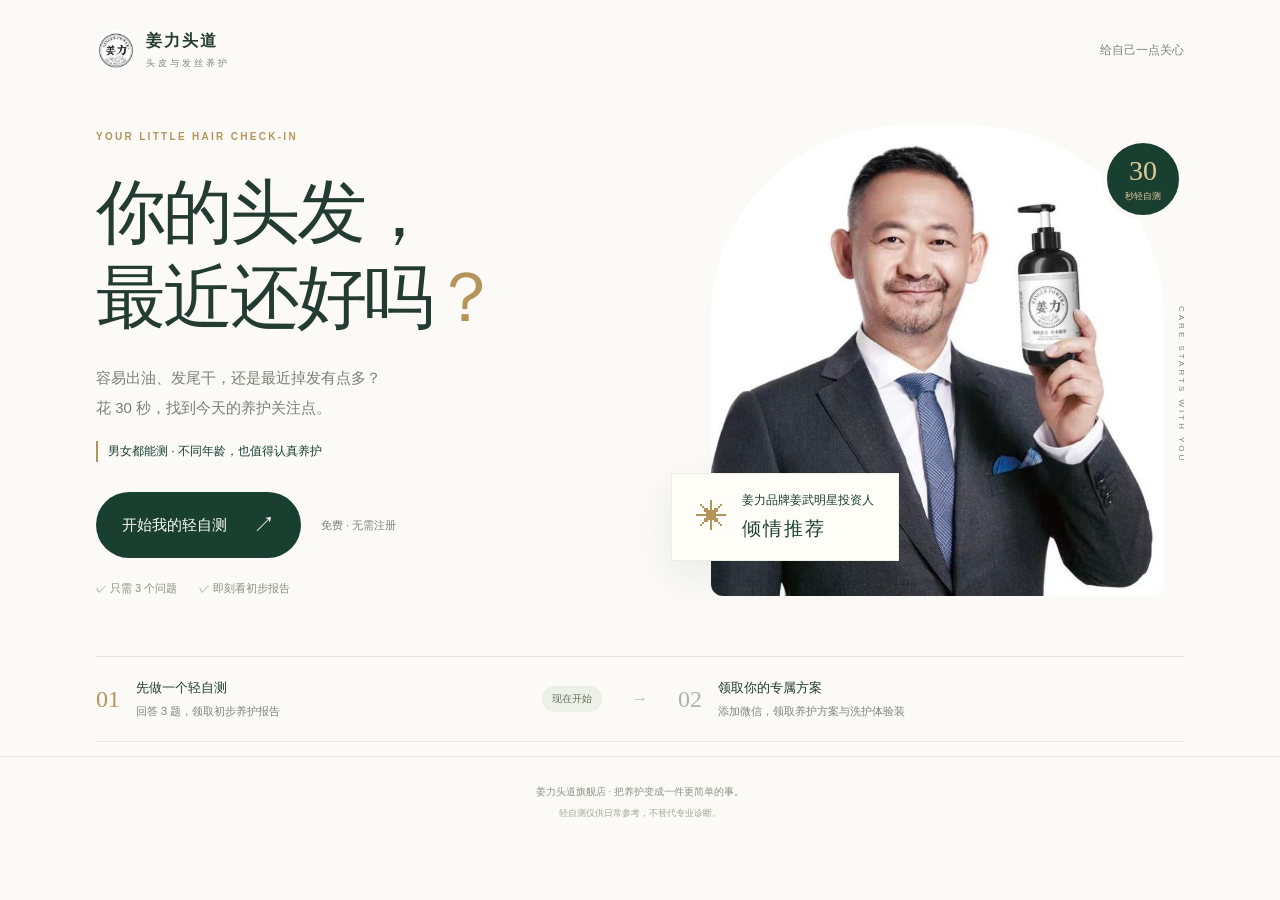
<file: index.html>
<!doctype html>
<html lang="zh-CN">
<head>
<meta charset="UTF-8"><meta name="viewport" content="width=device-width, initial-scale=1"><meta name="theme-color" content="#193f31">
<meta name="description" content="30秒头皮与发丝轻自测，了解近期养护关注点，领取你的初步养护报告。">
<title>姜力头道 · 30秒头皮轻自测</title><link rel="stylesheet" href="styles.css?v=botanical-20261117">
</head>
<body>
<header class="header"><a class="brand" href="./"><img src="assets/jiangli-brand-seal.jpg" alt=""><span>姜力头道<small>头皮与发丝养护</small></span></a><span class="header-note">给自己一点关心</span></header>
<main>
<section id="welcome" class="welcome">
<div class="hero-copy"><span class="eyebrow">YOUR LITTLE HAIR CHECK-IN</span><h1>你的头发，<br>最近还好吗<span>？</span></h1><p class="intro">容易出油、发尾干，还是最近掉发有点多？<br>花 30 秒，找到今天的养护关注点。</p><p class="inclusive-note">男女都能测 · 不同年龄，也值得认真养护</p><div class="hero-actions"><button class="primary" id="start">开始我的轻自测 <span>↗</span></button><span class="free-note">免费 · 无需注册</span></div><div class="promise"><span>✓ 只需 3 个问题</span><span>✓ 即刻看初步报告</span></div></div>
<div class="hero-art"><img class="portrait" src="assets/jiangli-founder-hero.jpg" alt="姜力品牌姜武明星投资人形象"><span class="art-label">CARE STARTS WITH YOU</span><div class="float-card"><span class="leaf">✳</span><div><small>姜力品牌姜武明星投资人</small><strong>倾情推荐</strong></div></div><span class="round-tag">30<small>秒轻自测</small></span></div>
<div class="journey"><div><span class="journey-num">01</span><p><strong>先做一个轻自测</strong><small>回答 3 题，领取初步养护报告</small></p><span class="tag">现在开始</span></div><span class="journey-arrow">→</span><div><span class="journey-num muted">02</span><p><strong>领取你的专属方案</strong><small>添加微信，领取养护方案与洗护体验装</small></p></div></div>
</section>
<section id="quiz" class="panel" hidden aria-labelledby="quiz-title"><div class="panel-top"><button class="text-button" id="back">← 返回</button><span id="step-label">01 / 03</span></div><div class="progress"><span id="progress-fill"></span></div><span class="eyebrow">A MOMENT FOR YOURSELF</span><h2 id="quiz-title" tabindex="-1"></h2><p id="question-help" class="subtext"></p><div id="answers" class="answers"></div><p id="quiz-error" class="error" role="alert"></p><button id="next" class="primary wide">下一题 <span>→</span></button><div class="quiz-tools"><button id="clear-current" class="text-button">清空本题重选</button><span>返回上一题，答案会保留</span></div><p class="quiet">选错了随时改，不用从头再来。</p></section>
<section id="result" class="result" hidden aria-labelledby="report-title">
<div class="result-intro"><div class="report-brand">❧ 姜力头道 · 轻自测 ❧</div><span class="ornament" aria-hidden="true">──── ❦ ────</span><h2 id="report-title" tabindex="-1">你的初步养护报告</h2><p>从今天的感受里，找到适合你的洗护方向</p></div>
<article class="report"><div class="report-top"><span>姜力头道 · 轻自测</span><time id="report-date"></time></div>
<div class="report-verdict"><span class="verdict-label">你的洗护，建议先关注</span><h3 id="report-verdict"></h3><p id="report-hook" class="report-hook"></p></div>
<div class="profile-block"><h4 class="sr-only">你的头皮与秀发状态画像</h4><div id="report-tags" class="report-tags"></div><p id="report-profile"></p></div>
<section class="report-section"><span class="section-number">01</span><div><h4>先看懂你的洗护需求</h4><div class="understand"><img class="ginger-art" src="assets/report-ginger.jpg" alt="" aria-hidden="true"><div id="report-reasons" class="reason-list"></div></div></div></section>
<section class="report-section advice"><span class="section-number">02</span><div><h4>今天可以先做</h4><ol id="report-actions" class="action-list"></ol></div></section>
<section class="care-direction"><span class="eyebrow">更适合你的洗护方向</span><h4 id="direction-title"></h4><p id="report-direction"></p><p class="brand-bridge"><strong>想知道姜力哪款洗发水更适合你？</strong><br>把这份结果发到微信，先帮你匹配洗护方向，再领取体验装，亲自感受洗后的舒适度与发丝手感。</p></section>
<p class="report-disclaimer">问卷仅作日常养护参考，不是医学诊断。持续明显掉发、红肿或疼痛请咨询皮肤科；产品适用范围以说明书为准。</p></article>
<aside class="wechat"><div class="wechat-heading"><span class="eyebrow">❧ NEXT STEP · 一对一养护 ❧</span></div><h2>先领姜力洗护体验装<br><em>再选适合你的那一瓶</em></h2><p id="wechat-hook"></p><ul class="offer-list"><li><strong>一对一匹配 · 你的洗护方案</strong><span>照着你的自测结果，聊清选哪类、怎么洗、怎么搭</span></li><li><strong>免费领取洗护体验装 · 全国可邮</strong><span>先体验洗后感受，再决定是否购买；寄送安排微信确认</span></li><li><strong>用法有人教 · 养护疑问随时问</strong><span>洗头频率、头皮与发尾怎么分开护理，都可以问</span></li></ul><div class="wechat-number"><span>咨询微信</span><strong id="wechat-id">18666095939</strong></div><button class="primary light wide" id="copy-wechat">复制微信，免费领体验装 <span>↗</span></button><button class="copy-result" id="copy-result">也复制我的结果，发给顾问 →</button><p class="wechat-tip">打开微信 → 右上角「＋」→ 添加朋友<br>发送「体验装」＋自测结果，领取你的洗护建议</p></aside>
<a class="report-jump" href="#copy-wechat">试试适合我的姜力洗护 <span>免费领体验装 ↗</span></a><div class="result-tools"><button class="text-button" id="edit-answers">← 修改刚才的答案</button><button class="text-button" id="retry">重新测一次 ↻</button></div></section>
</main><footer>姜力头道旗舰店 · 把养护变成一件更简单的事。<br><span>轻自测仅供日常参考，不替代专业诊断。</span></footer><div id="toast" role="status" aria-live="polite"></div><script src="app.js?v=botanical-20261117"></script>
</body></html>
</file>
<file: styles.css>
:root{--green:#193f31;--gold:#b5945b;--ink:#233b30;--muted:#7b857c;--paper:#fbfaf6;--line:#e4e6dc}*{box-sizing:border-box}[hidden]{display:none!important}body{margin:0;background:var(--paper);font-family:-apple-system,BlinkMacSystemFont,"PingFang SC","Microsoft YaHei",sans-serif;color:var(--ink);-webkit-font-smoothing:antialiased}button,input,textarea{font:inherit}button,a{-webkit-tap-highlight-color:transparent}button{cursor:pointer}a{color:inherit;text-decoration:none}button:focus-visible,a:focus-visible,summary:focus-visible{outline:3px solid var(--gold);outline-offset:5px}.header{max-width:1160px;margin:auto;height:100px;display:flex;align-items:center;justify-content:space-between;padding:0 36px}.brand{display:flex;gap:10px;align-items:center;font-weight:600;letter-spacing:2px}.brand img{width:40px;height:40px;border-radius:50%}.brand small{display:block;font-size:9px;letter-spacing:3px;color:var(--muted);margin-top:5px;font-weight:400}.header-note{font-size:12px;color:var(--muted)}main{min-height:70vh}.welcome{max-width:1160px;margin:26px auto 50px;padding:0 36px;display:grid;grid-template-columns:1.1fr 1fr;gap:42px;align-items:center}.eyebrow{font-size:10px;letter-spacing:2.3px;color:var(--gold);font-weight:600}h1{font-size:70px;line-height:1.22;letter-spacing:-3px;font-weight:500;margin:26px 0 22px}h1 span{color:var(--gold)}.intro{font-size:15px;color:#768073;line-height:2}.hero-actions{display:flex;gap:20px;align-items:center;margin-top:30px}.primary{border:0;background:var(--green);color:#fffdf5;border-radius:50px;padding:18px 26px;display:flex;gap:26px;align-items:center;justify-content:space-between;font-size:15px;transition:background .2s,transform .2s;min-height:54px}.primary:hover{background:#2d5743;transform:translateY(-2px)}.primary span{font-size:22px;font-weight:400}.free-note{font-size:11px;color:var(--muted)}.promise{display:flex;gap:22px;color:#879180;font-size:11px;margin-top:23px}.hero-art{height:470px;position:relative;padding:0 20px 0 25px}.portrait{height:100%;width:100%;object-fit:cover;object-position:center 18%;border-radius:190px 190px 12px 12px}.art-label{position:absolute;right:-2px;top:180px;writing-mode:vertical-rl;font-size:8px;letter-spacing:3px;color:var(--muted)}.float-card{position:absolute;bottom:35px;left:-15px;display:flex;align-items:center;gap:14px;padding:18px 24px;background:#fffdf7;box-shadow:0 14px 40px #183b3014;border:1px solid #efeee4}.leaf{font-size:32px;color:var(--gold)}.float-card small{display:block;font-size:10px;color:var(--muted);margin-bottom:7px}.float-card strong{font-size:14px;font-weight:500}.round-tag{position:absolute;right:0;top:12px;width:82px;height:82px;background:var(--green);border-radius:50%;display:flex;flex-direction:column;align-items:center;justify-content:center;color:#e3cc98;font-size:28px;font-family:Georgia,serif;border:5px solid var(--paper)}.round-tag small{font-size:9px;margin-top:3px;font-family:inherit}.journey{grid-column:1/-1;border-top:1px solid var(--line);border-bottom:1px solid var(--line);padding:22px 0;display:flex;align-items:center;gap:30px;margin-top:18px}.journey>div{display:flex;gap:16px;align-items:center;flex:1}.journey-num{font-size:24px;color:var(--gold);font-family:Georgia,serif}.journey-num.muted{color:#abb4a7}.journey p{margin:0}.journey strong{font-size:13px;font-weight:500;display:block}.journey small{font-size:11px;color:var(--muted);display:block;margin-top:7px}.tag{background:#ecf0e7;color:#60725b;font-size:10px;padding:6px 10px;border-radius:20px;white-space:nowrap;margin-left:auto}.journey-arrow{color:#b0b7a8}.panel{width:calc(100% - 40px);max-width:600px;margin:25px auto 65px;background:#fffefa;border:1px solid var(--line);padding:32px 42px;border-radius:18px}.panel-top{display:flex;justify-content:space-between;align-items:center;font-size:11px;color:var(--muted)}.text-button{border:0;background:none;color:#6a796b;padding:8px 0;font-size:12px}.progress{height:3px;background:#e9ece2;border-radius:4px;margin:20px 0 35px;overflow:hidden}.progress span{display:block;width:33.333%;height:100%;background:var(--gold);transition:width .3s}h2{font-size:29px;font-weight:500;line-height:1.5;margin:15px 0 9px}.subtext{color:var(--muted);font-size:13px;margin:0 0 26px}.answers{display:grid;gap:11px}.answer{border:1px solid var(--line);border-radius:12px;background:#fcfcf8;text-align:left;padding:17px 18px;display:flex;align-items:center;gap:14px;min-height:58px;font-size:14px;color:var(--ink)}.answer .circle{width:20px;height:20px;border:1px solid #bfc8b8;border-radius:50%;display:grid;place-items:center;flex-shrink:0;font-size:12px}.answer.selected{background:#eef3e9;border-color:#758c6d}.answer.selected .circle{background:var(--green);border-color:var(--green);color:white}.answer:hover{border-color:#9eae93}.wide{width:100%}.quiet{text-align:center;color:#8b9286;font-size:11px;line-height:1.8;margin:17px 0 0}.error{min-height:18px;font-size:12px;color:#a3563e;margin:15px 0 8px}.result{max-width:620px;margin:22px auto 60px;padding:0 20px}.result-intro{text-align:center;margin-bottom:28px}.result-intro h2{margin-top:12px}.result-intro p{font-size:12px;color:var(--muted);line-height:1.8}.report{background:#fffefa;border:1px solid var(--line);border-radius:16px;padding:28px 30px;box-shadow:0 10px 35px #193f3105}.report-top{display:flex;justify-content:space-between;font-size:10px;color:#929b89;border-bottom:1px solid var(--line);padding-bottom:16px}.report-heading{display:flex;gap:14px;align-items:center;margin:22px 0 16px}.report-heading small{font-size:10px;color:var(--muted)}h3{font-size:22px;margin:7px 0 0;font-weight:500}.report-tags{display:flex;gap:6px;flex-wrap:wrap;margin-bottom:24px}.report-tags span{font-size:10px;border-radius:20px;padding:6px 10px;background:#f0f1e9;color:#76816d}.report-section{display:flex;gap:13px;margin-top:20px}.section-number{font:italic 17px Georgia,serif;color:var(--gold);margin-top:2px}h4{font-size:13px;margin:0 0 8px;font-weight:600}.report-section p{font-size:13px;color:#77816f;line-height:1.95;margin:0}.advice{background:#f0f4eb;border-radius:10px;padding:17px;margin-left:-8px;margin-right:-8px}.report-disclaimer{border-top:1px solid var(--line);padding-top:16px;margin:23px 0 0;font-size:10px;color:#969d90;line-height:1.8}.wechat{margin-top:25px;border-radius:16px;background:var(--green);color:#f5f5e9;padding:30px}.wechat-heading{display:flex;justify-content:space-between;align-items:center}.wechat .eyebrow{color:#d7bd83;font-size:9px}.outline-tag{font-size:9px;border:1px solid #ffffff40;border-radius:20px;padding:5px 9px;color:#cad4c2}.wechat h2{font-size:27px;margin-top:23px}.wechat>p{font-size:13px;color:#c0ceba;line-height:1.9}.wechat-number{display:flex;gap:15px;align-items:center;margin:24px 0 18px;padding:15px;border-radius:9px;background:#ffffff0c;border:1px solid #ffffff25}.wechat-number span{font-size:11px;color:#b3c4ac}.wechat-number strong{font-size:25px;letter-spacing:2px;font-weight:500;user-select:all}.primary.light{background:#e8d9b4;color:var(--green);font-size:13px}.primary.light:hover{background:#f2e4c4}.wechat .wechat-tip{text-align:center;font-size:10px;color:#9eb397;line-height:1.8;margin-bottom:0}.retry{display:block;margin:24px auto 0}footer{text-align:center;border-top:1px solid var(--line);font-size:10px;line-height:2.1;color:#8b9384;padding:24px 16px}footer span{font-size:9px;color:#a2a899}#toast{position:fixed;bottom:25px;left:50%;transform:translateX(-50%);background:#193f31;color:white;box-shadow:0 4px 30px #0002;border-radius:10px;padding:13px 20px;font-size:12px;max-width:90%;width:max-content;opacity:0;pointer-events:none;transition:opacity .2s;z-index:10}#toast.visible{opacity:1}
@media(max-width:900px){.header{height:85px}.welcome{gap:24px}.hero-art{height:410px}h1{font-size:56px}.intro{font-size:13px}.hero-actions{gap:12px}.primary{font-size:13px;padding:16px 22px}.journey{gap:16px}.journey .tag{display:none}.float-card{padding:15px;left:0}.promise{gap:13px;font-size:10px}}
@media(max-width:600px){.header{height:75px;padding:0 23px}.brand{font-size:14px}.brand img{width:33px;height:33px}.brand small{font-size:8px}.header-note{font-size:10px}.welcome{margin-top:18px;padding:0 25px;gap:25px;grid-template-columns:1fr}.eyebrow{font-size:8px}h1{font-size:53px;letter-spacing:-2px;margin:19px 0 15px}.intro{font-size:13px;line-height:1.9}.hero-actions{margin-top:22px}.hero-actions .primary{min-width:210px;font-size:14px}.promise{margin-top:17px;font-size:10px;gap:20px}.hero-art{height:270px;width:100%;max-width:420px;margin:auto;padding:0 20px 0 70px}.portrait{border-radius:140px 140px 10px 10px;object-position:center 23%}.art-label{right:0;top:98px}.round-tag{right:3px;top:0;width:70px;height:70px;font-size:24px}.float-card{bottom:20px;left:0;gap:10px;padding:14px 17px}.float-card strong{font-size:12px}.float-card small{font-size:9px}.float-card .leaf{font-size:25px}.journey{margin-top:0;display:grid;gap:16px;padding:20px 0}.journey>div{gap:13px}.journey-arrow{display:none}.journey strong{font-size:12px}.journey small{font-size:10px}.journey-num{font-size:21px}.journey .tag{display:block}.panel{margin-top:15px;padding:23px 22px;border-radius:14px}.progress{margin-bottom:28px}h2{font-size:25px}.answer{font-size:13px;padding:16px 14px}.result{margin-top:15px}.result-intro h2{font-size:26px}.report{padding:22px 20px}.report-heading{gap:10px}h3{font-size:19px}.report-heading .tag{font-size:8px;padding:5px 7px}.report-section p{font-size:12px}.wechat{padding:24px 22px}.wechat h2{font-size:26px}.wechat-number strong{font-size:24px}.wechat>p{font-size:12px}.primary.light{font-size:12px;padding:15px 17px}.free-note{font-size:10px}.welcome{margin-bottom:30px}}
@media(prefers-reduced-motion:reduce){*{transition:none!important}}

/* Square indicators distinguish multiple selections from the duration question. */
.answer.multiple .circle{border-radius:5px}

.inclusive-note{font-size:12px;color:var(--green);border-left:2px solid var(--gold);padding-left:10px;margin-top:18px;line-height:1.8}
.float-card small{color:var(--green);font-size:12px}.float-card strong{font-size:19px;color:var(--green);letter-spacing:2px}
.quiz-tools{display:flex;justify-content:space-between;align-items:center;gap:12px;margin-top:14px}.quiz-tools>span{font-size:10px;color:var(--muted)}
.result{max-width:720px}.report{padding:34px 38px;border-radius:4px 4px 18px 18px;border-top:3px solid var(--gold);background:linear-gradient(135deg,#fdfbf3,#fffefa 55%)}
.report-verdict{padding:26px 0 22px}.verdict-label{font-size:11px;color:var(--gold);letter-spacing:1px}.report-verdict h3{font-size:32px;line-height:1.55;font-weight:700;letter-spacing:-.7px;margin-top:13px}
.profile-block{padding:20px 0;border-top:1px solid var(--line);border-bottom:1px solid var(--line)}.profile-block h4{font-size:14px}.report-tags{margin:14px 0 12px;gap:8px}.report-tags span{font-size:11px;color:var(--green);background:#edf0e5;padding:8px 12px}.profile-block p{font-size:13px;line-height:1.9;color:#6c786a;margin:0}
.report-section{margin-top:27px;gap:15px}.report-section>div{min-width:0;flex:1}.report-section h4{font-size:15px;line-height:1.7}.reason-list p{margin:12px 0 0;font-size:13px;color:#6c786a;line-height:1.95}.reason-list p+p{padding-top:12px;border-top:1px dashed #e3e6db}.advice{margin-top:26px;padding:20px 17px}.action-list{padding:0 0 0 20px;margin:12px 0 0}.action-list li{font-size:14px;line-height:1.95;padding-left:3px;margin-bottom:13px}.action-list li:last-child{margin-bottom:0}.action-list li::marker{color:var(--gold);font-weight:700}
.care-direction{border:1px dashed #c8b98e;padding:21px;margin-top:26px;border-radius:10px}.care-direction h4{font-size:17px;line-height:1.6;margin-top:10px}.care-direction p{font-size:13px;line-height:1.95;color:#6b7968}.care-direction .brand-bridge{margin-bottom:0;color:var(--green);border-top:1px solid var(--line);padding-top:14px}.report-disclaimer{font-size:11px}
.wechat{padding:34px 38px}.wechat h2{font-size:30px;line-height:1.55}.offer-list{list-style:none;padding:0;margin:24px 0;display:grid;gap:20px}.offer-list li{padding-left:22px;position:relative}.offer-list li:before{content:'✓';position:absolute;left:0;color:#e4c98f}.offer-list strong{font-size:14px;font-weight:500;line-height:1.7;display:block}.offer-list span{font-size:12px;color:#b8cbb1;line-height:1.8;display:block;margin-top:4px}.copy-result{display:block;width:100%;padding:15px 5px 5px;border:0;background:none;color:#e5d1a3;font-size:12px;min-height:44px}.result-tools{display:flex;justify-content:space-between;gap:12px;margin:20px 0}.wechat-number strong{font-weight:600}
@media(max-width:600px){.report{padding:25px 21px}.report-verdict h3{font-size:27px}.report-verdict{padding-top:23px}.report-tags{gap:6px}.report-tags span{font-size:10px;padding:7px 9px}.wechat{padding:26px 22px}.wechat h2{font-size:27px}.quiz-tools{flex-wrap:wrap}.care-direction{padding:17px}.report-section h4{font-size:14px}.reason-list p{font-size:13px}.action-list li{font-size:13px}.report-disclaimer{font-size:10px}.inclusive-note{font-size:11px}.float-card small{font-size:11px}.float-card strong{font-size:17px}}
/* Botanical report: live, selectable text over paper and supplied plant artwork. */
.sr-only{position:absolute;width:1px;height:1px;overflow:hidden;clip-path:inset(50%);white-space:nowrap}
body.showing-report{background:#f2eddf url('assets/report-paper.jpg') repeat;background-size:240px auto}
.showing-report main{position:relative;isolation:isolate}.showing-report main:before,.showing-report main:after{content:'';position:absolute;top:0;bottom:0;width:120px;background:url('assets/report-botanical-edge.jpg') repeat-y;background-size:100% auto;z-index:-1;opacity:.55;pointer-events:none}.showing-report main:before{left:0}.showing-report main:after{right:0;transform:scaleX(-1)}
.showing-report .header{height:80px}.result{max-width:860px;padding:0 28px;margin:10px auto 60px;font-family:'Songti SC','STSong','Noto Serif CJK SC',Georgia,serif}.result-intro{margin:15px 0 30px}.report-brand{font-size:25px;letter-spacing:2px;color:#203f2d}.ornament{display:block;color:#ad9159;font-size:18px;margin:7px auto 12px;letter-spacing:2px}.result-intro h2{font-size:49px;font-weight:700;letter-spacing:2px;line-height:1.35;color:#133c29;margin:5px 0 12px}.result-intro p{font-size:17px;letter-spacing:1px;color:#81755e;margin:0;line-height:1.8}
.report{position:relative;background:linear-gradient(115deg,#fffdfaee,#faf7f0f2);border:1px solid #cbb992;border-radius:26px;padding:28px 36px;box-shadow:0 0 0 3px #fff9e9a8,0 0 0 5px #c8b99055,5px 12px 21px #57452d27,inset 0 0 25px #e5dccb44}.report-top{color:#7b633b;font-size:13px;border:0;padding-bottom:5px;align-items:center}.report-top>span{font-size:20px;color:#253a2c}.report-verdict{text-align:center;padding:20px 0 5px}.verdict-label{display:inline-block;color:#897246;border:1px solid #d0bea0;border-radius:30px;font-size:12px;background:#f3eddd;padding:5px 16px;letter-spacing:2px}.report-verdict h3{font-family:inherit;font-size:35px;line-height:1.5;font-weight:700;letter-spacing:1px;margin:12px 0;color:#133c29}.report-verdict h3:before,.report-verdict h3:after{content:'❧';font-size:23px;color:#b39762;display:inline-block;padding:0 10px;vertical-align:middle}.report-hook{font-size:19px;font-weight:600;line-height:1.7;color:#6e572e;margin:9px auto 2px;max-width:570px}
.profile-block{border:0;padding:4px 0 15px;text-align:center}.report-tags{justify-content:center;margin:12px 0;gap:8px}.report-tags span{font-family:-apple-system,BlinkMacSystemFont,'PingFang SC',sans-serif;font-size:11px;background:linear-gradient(#e6e9db,#d8decd);border:1px solid #fff9;color:#3c523a;padding:7px 12px;box-shadow:0 2px 3px #243d2910}.profile-block p{font-size:14px;line-height:1.8;color:#7a7e6c}
.report-section{margin-top:18px;gap:14px}.section-number{font-family:Georgia,serif;font-size:36px;color:#9c7a3d;margin-top:-2px}.report-section h4{font-family:inherit;font-size:23px;font-weight:500;border-bottom:1px dashed #c7bea9;padding-bottom:10px;margin-bottom:12px;line-height:1.5}.understand{display:flex;gap:14px;align-items:center}.reason-list{flex:1}.reason-list p,.report-section .reason-list p{font-size:16px;line-height:1.9;color:#505347;margin:0}.ginger-art{width:115px;flex-shrink:0;mix-blend-mode:multiply;align-self:center}.advice{padding:20px 0 0;border-radius:0;background:none;border-top:1px solid #d8d1c2;margin:20px 0 0}.advice h4{border:0;margin:0 0 12px;padding:0}.action-list{margin:0 0 0 -47px;padding:16px 20px 16px 62px;background:linear-gradient(110deg,#e1e4d4,#e9e9dd);border:1px solid #fefdf7;border-radius:15px;box-shadow:inset 0 0 0 3px #f4f4e633;list-style:none;counter-reset:action}.action-list li{font-size:16px;line-height:1.8;padding-left:5px;position:relative;margin-bottom:12px;color:#3c4935;counter-increment:action}.action-list li:before{content:counter(action);position:absolute;left:-36px;top:1px;width:27px;height:27px;display:grid;place-items:center;background:#234c35;color:#f5eccf;border-radius:50%;font:italic 17px Georgia,serif}
.care-direction{border:1px dashed #a99569;border-radius:18px;margin-top:23px;padding:20px 22px;background:#fffdfa55}.care-direction .eyebrow{font-family:inherit;font-size:15px;letter-spacing:1px;color:#9c7a3d}.care-direction .eyebrow:after{content:' ❧';font-size:22px}.care-direction h4{font-size:21px;color:#735a2b;margin:7px 0}.care-direction p{font-size:15px;line-height:1.9;color:#555c4b;margin:8px 0}.care-direction .brand-bridge{font-size:15px;padding-top:12px;margin-top:12px;color:#2b4b32}.brand-bridge strong{font-weight:600}.report-disclaimer{font-family:-apple-system,BlinkMacSystemFont,'PingFang SC',sans-serif;font-size:10px;margin-top:18px;padding-top:12px;line-height:1.8;color:#8c897d}
.wechat{position:relative;overflow:hidden;padding:30px 36px;border:1px solid #9eac88;border-radius:25px;background:radial-gradient(ellipse at 20% 0%,#49613d44,transparent 70%),linear-gradient(125deg,#274c35,#173e2d 75%,#31503b);box-shadow:3px 10px 20px #3c2f232b,inset 0 0 0 3px #ffffff06;margin-top:24px}.wechat:after{content:'❦';position:absolute;right:-20px;bottom:60px;font-size:300px;line-height:1;color:#b2bca40a;transform:rotate(-25deg);pointer-events:none}.wechat>*{position:relative;z-index:1}.wechat-heading{justify-content:center}.wechat .eyebrow{font:17px Georgia,'Songti SC',serif;color:#ddc78f;letter-spacing:1px;text-align:center}.wechat h2{text-align:center;font-family:inherit;font-size:32px;line-height:1.5;color:#fff7df;margin:16px 0}.wechat h2 em{font-style:normal;color:#e4c997;font-size:.78em}.wechat h2:after{content:'── ❦ ──';display:block;color:#bda36d;font-size:14px;letter-spacing:6px;margin-top:13px}.wechat>p{font-size:15px;color:#ced8c3;line-height:1.8;text-align:center}.offer-list{gap:16px}.offer-list li{padding-left:24px}.offer-list li:before{content:'◆';color:#d8b879;font-size:15px;top:3px}.offer-list strong{font:500 18px/1.7 'Songti SC','STSong',serif;color:#f4efdd}.offer-list span{font-size:12px;font-family:-apple-system,BlinkMacSystemFont,'PingFang SC',sans-serif;line-height:1.8;color:#bbcbb2}.wechat-number{border:1px solid #c4cdb088;background:#ffffff10;justify-content:center;margin:24px 0 14px;padding:14px}.wechat-number span{font-size:14px}.wechat-number strong{font-size:29px;font-family:Georgia,serif;color:#fff6dc;letter-spacing:2px}.primary.light{background:linear-gradient(110deg,#ead8a9,#d2ae71);border:1px solid #f4e7ba;color:#3b3524;box-shadow:0 5px 8px #071b2633,inset 0 0 0 3px #ffffff15;font-family:'Songti SC','STSong',serif;font-size:19px;font-weight:600;justify-content:center;gap:20px;min-height:58px}.copy-result{font-size:12px;color:#e5d1a3;font-family:-apple-system,BlinkMacSystemFont,'PingFang SC',sans-serif;padding-top:17px}.wechat .wechat-tip{font-family:-apple-system,BlinkMacSystemFont,'PingFang SC',sans-serif;color:#afc0a3;font-size:11px}.result-tools{font-family:-apple-system,BlinkMacSystemFont,'PingFang SC',sans-serif}.report-jump{display:flex;justify-content:space-between;align-items:center;border-bottom:1px solid #b39a67;padding:17px 4px;color:#38523a;font-size:14px;margin-top:16px}.report-jump span{color:#8d6c30}
@media(max-width:600px){.showing-report .header{height:67px}.showing-report main:before,.showing-report main:after{width:28px;opacity:.4}.result{padding:0 18px;margin-top:5px}.result-intro{margin:12px 0 23px}.report-brand{font-size:18px;letter-spacing:1px}.ornament{font-size:13px;margin:4px 0 10px}.result-intro h2{font-size:32px;letter-spacing:1px}.result-intro p{font-size:12px;letter-spacing:0}.report{padding:21px 18px;border-radius:20px}.report-top{font-size:11px}.report-top>span{font-size:16px}.report-verdict{padding-top:20px}.verdict-label{font-size:11px;letter-spacing:1px}.report-verdict h3{font-size:27px;letter-spacing:0;margin:12px 0 8px}.report-verdict h3:before,.report-verdict h3:after{font-size:15px;padding:0 3px}.report-hook{font-size:17px;line-height:1.65;margin-top:8px}.profile-block{padding-bottom:4px}.profile-block p{font-size:12px}.report-tags{gap:5px}.report-tags span{font-size:10px;padding:6px 8px}.section-number{font-size:29px}.report-section{gap:10px;margin-top:19px}.report-section h4{font-size:19px;line-height:1.5}.understand{gap:5px;display:block}.ginger-art{width:80px;float:right;margin:0 0 3px 8px}.understand:after{content:'';display:block;clear:both}.reason-list{display:contents}.reason-list p,.report-section .reason-list p{font-size:14px;line-height:1.95}.advice{padding-top:17px}.action-list{margin-left:-39px;padding:14px 13px 14px 47px;border-radius:12px}.action-list li{font-size:14px;line-height:1.85}.action-list li:before{left:-30px;width:24px;height:24px;font-size:15px}.care-direction{padding:15px 16px;margin-top:20px;border-radius:14px}.care-direction .eyebrow{font-size:13px}.care-direction h4{font-size:19px}.care-direction p,.care-direction .brand-bridge{font-size:14px;line-height:1.85}.report-disclaimer{font-size:10px}.wechat{padding:25px 20px;border-radius:20px}.wechat .eyebrow{font-size:13px}.wechat h2{font-size:27px;margin-top:16px}.wechat>p{font-size:14px}.offer-list{gap:17px;margin-top:22px}.offer-list strong{font-size:17px}.offer-list span{font-size:11px}.wechat-number{gap:12px}.wechat-number strong{font-size:27px}.primary.light{font-size:17px;padding:14px 13px}.report-jump{position:sticky;bottom:10px;z-index:5;border:1px solid #dbc99c;background:#faf5e7f5;box-shadow:0 4px 20px #183d2922;border-radius:35px;padding:15px 17px;font-size:11px;gap:10px;backdrop-filter:blur(12px)}.report-jump span{font-size:12px;font-weight:600}.result-tools{margin-top:20px}}

.understand .ginger-art{order:2}.understand .reason-list{order:1}

.wechat-number span{white-space:nowrap;flex-shrink:0}
@media(max-width:600px){.report-verdict h3{font-size:25px}.report-verdict h3:before,.report-verdict h3:after{display:none}.wechat-number{padding:14px 10px;gap:10px}.wechat-number strong{font-size:25px;letter-spacing:1px}.wechat-number span{font-size:12px}.report-jump{position:static;margin-top:20px}.report-section h4{font-size:20px}}
</file>
